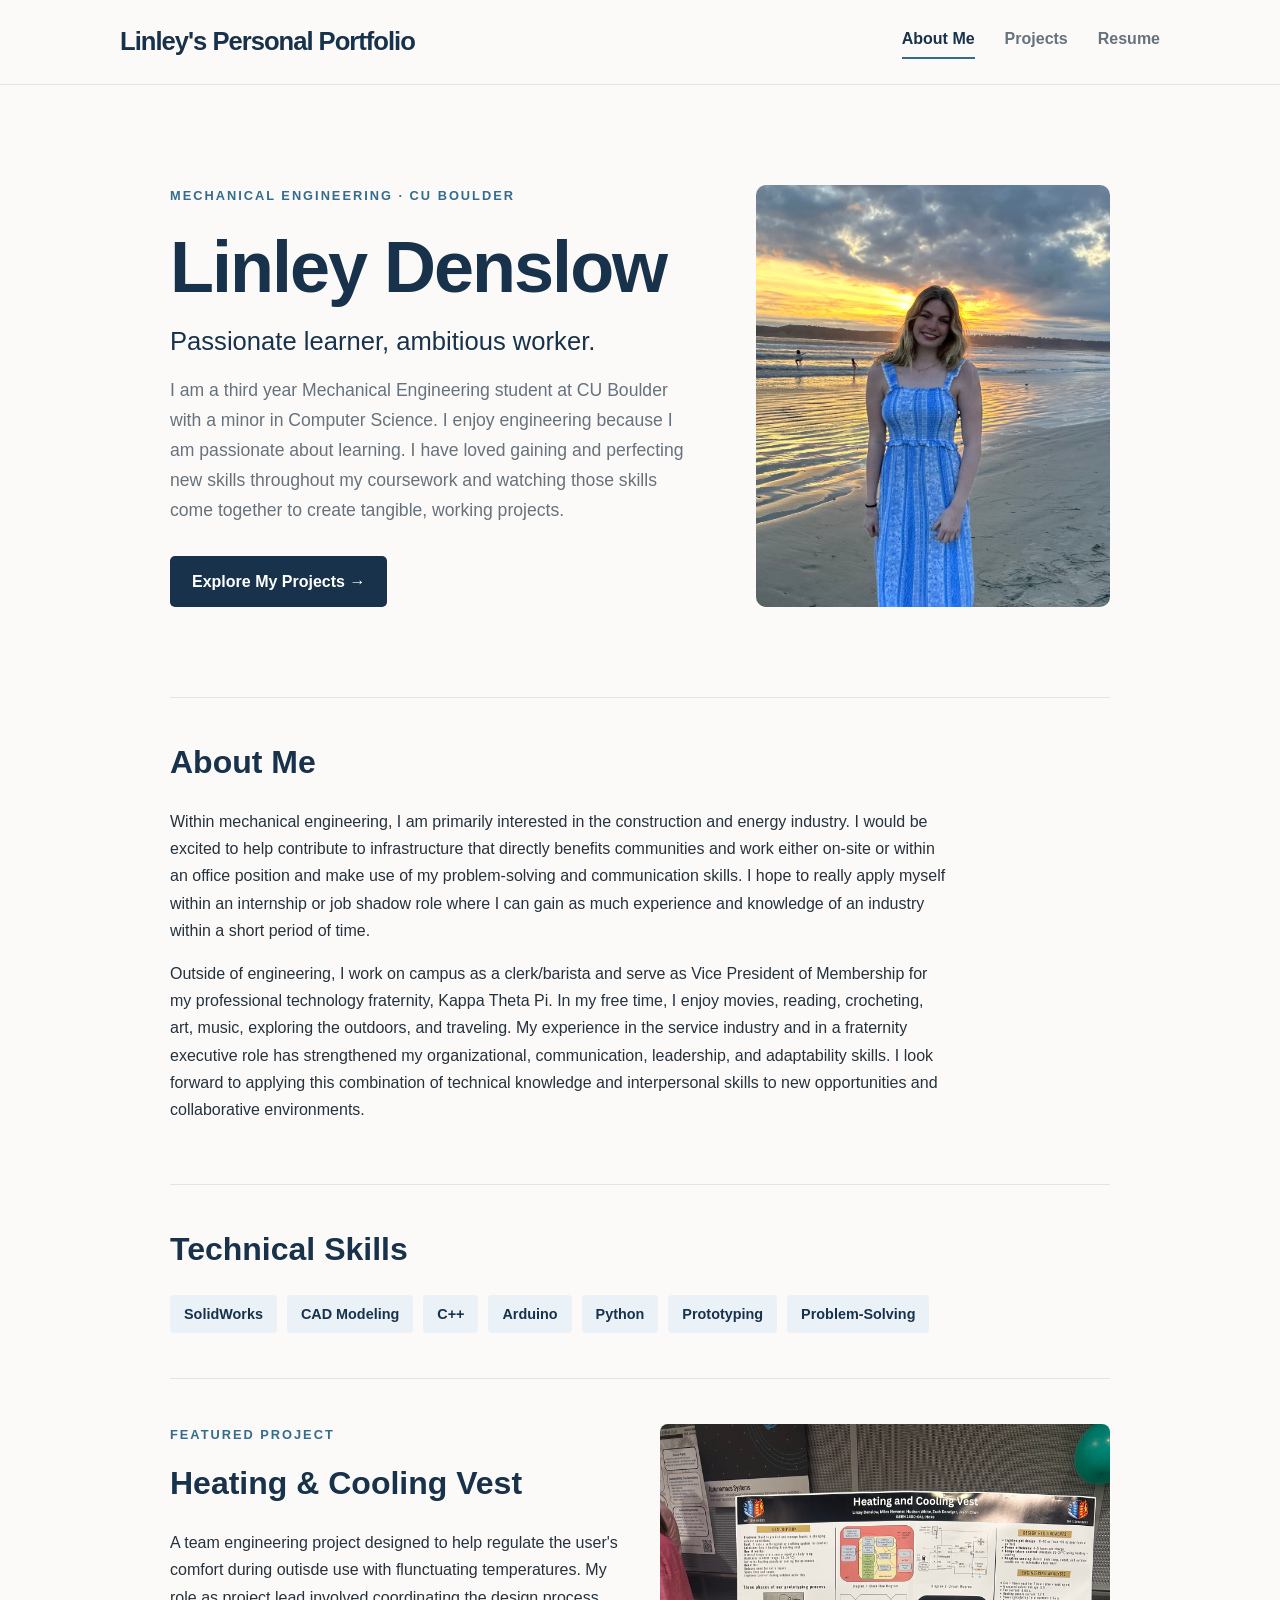
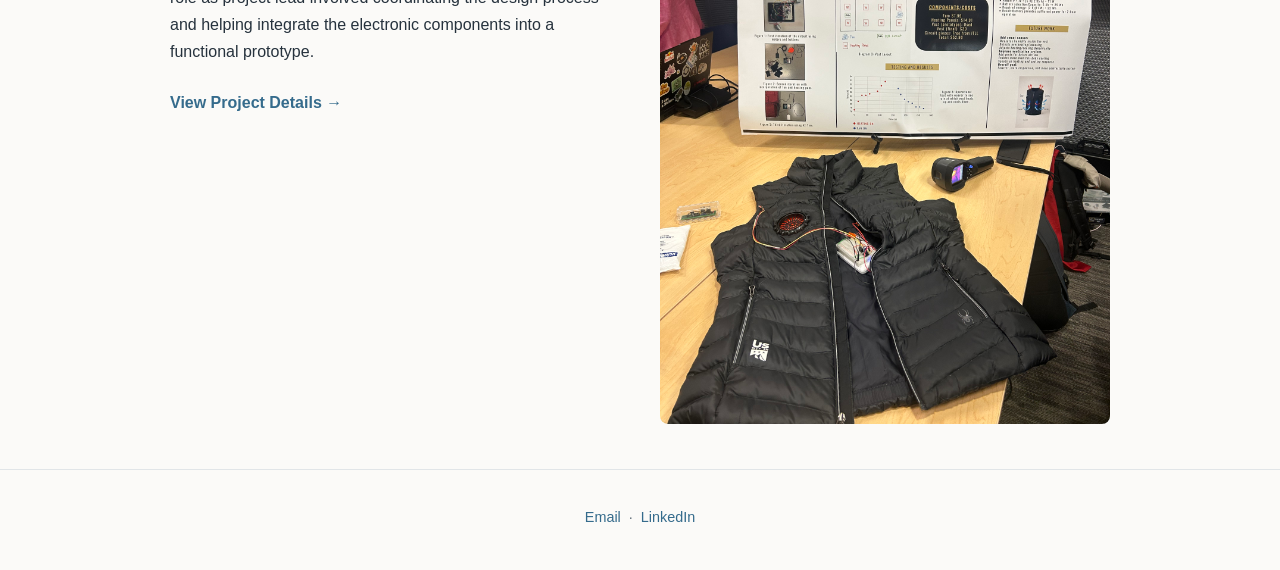
<file: index.html>
<!DOCTYPE html>
<html lang="en">
<head>
    <meta charset="UTF-8">
    <meta name="viewport" content="width=device-width, initial-scale=1.0">
    <title>Linley Denslow | Engineering Portfolio</title>
    <link rel="stylesheet" href="style.css">
</head>

<body>

    <header>
        <nav class="navbar">
            <a href="index.html" class="logo">Linley's Personal Portfolio</a>

            <div class="nav-links">
                <a href="index.html" class="active">About Me</a>
                <a href="projects.html">Projects</a>
                <a href="resume.html">Resume</a>
            </div>
        </nav>
    </header>

    <main>
        <section class="hero">

            <div class="hero-content">

                <p class="eyebrow">MECHANICAL ENGINEERING · CU BOULDER</p>

                <h1>Linley Denslow</h1>

                <h2>Passionate learner, ambitious worker.</h2>

                <p class="hero-text">
                    I am a third year Mechanical Engineering student at CU Boulder
                    with a minor in Computer Science. I enjoy engineering because
                    I am passionate about learning. I have loved gaining and
                    perfecting new skills throughout my coursework and watching
                    those skills come together to create tangible, working projects.
                </p>

                <a href="projects.html" class="button">Explore My Projects →</a>

            </div>

            <div class="hero-photo">
                <img src="images/linley.jpg" alt="Portrait of Linley Denslow">
            </div>
            
        </section>

        <section class="section">
            <h2>About Me</h2>

            <p>
                Within mechanical engineering, I am primarily interested in the construction and energy industry. 
                I would be excited to help contribute to infrastructure that directly benefits communities and 
                work either on-site or within an office position and make use of my problem-solving and 
                communication skills. I hope to really apply myself within an internship or job shadow role 
                where I can gain as much experience and knowledge of an industry within a short period of time.
            </p>

            <p>
                Outside of engineering, I work on campus as a clerk/barista and serve as Vice President of Membership 
                for my professional technology fraternity, Kappa Theta Pi. In my free time, I enjoy movies,
                reading, crocheting, art, music, exploring the outdoors, and traveling. My experience in the service 
                industry and in a fraternity executive role has strengthened my organizational, communication, 
                leadership, and adaptability skills. I look forward to applying this combination of technical 
                knowledge and interpersonal skills to new opportunities and collaborative environments.
            </p>
        </section>

        <section class="section">
            <h2>Technical Skills</h2>

            <div class="skills">
                <span>SolidWorks</span>
                <span>CAD Modeling</span>
                <span>C++</span>
                <span>Arduino</span>
                <span>Python</span>
                <span>Prototyping</span>

                <span>Problem-Solving</span>
            </div>
        </section>

        <section class="section featured">
            <div>
                <p class="eyebrow">FEATURED PROJECT</p>
                <h2>Heating & Cooling Vest</h2>

                <p>
                    A team engineering project designed to help regulate the user's comfort 
                    during outisde use with flunctuating temperatures.
                    My role as project lead involved coordinating the
                    design process and helping integrate the electronic
                    components into a functional prototype.
                </p>

                <a href="projects.html" class="text-link">
                    View Project Details →
                </a>
            </div>

            <img
                src="images/vest-prototype.jpg"
                alt="Prototype of the heating and cooling vest"
                class="featured-image"
            >
        </section>
    </main>

    <footer>
        <p>
            <a href="mailto:linley.denslow@colorado.edu">Email</a>
            &nbsp;·&nbsp;
            <a href="www.linkedin.com/in/linley-denslow" target="_blank"
               rel="noopener noreferrer">LinkedIn</a>
        </p>
    </footer>

</body>
</html>
</file>
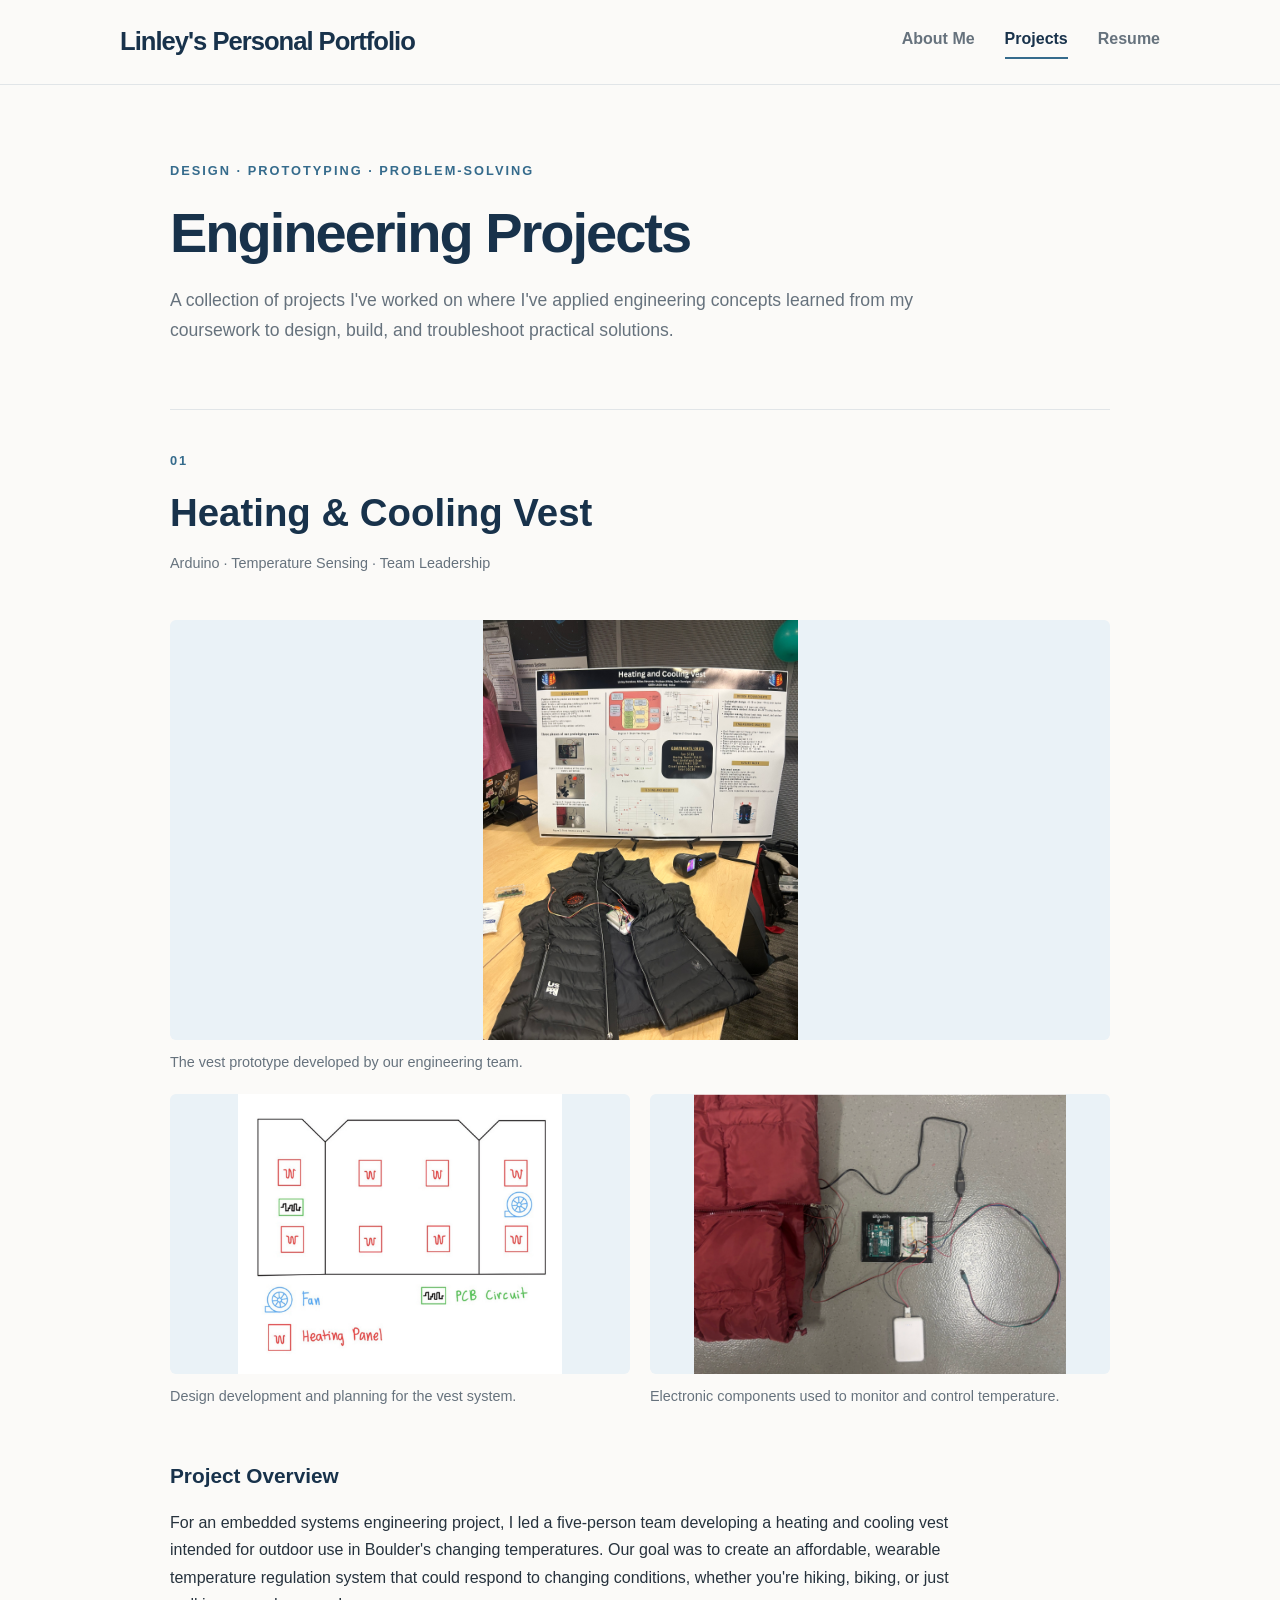
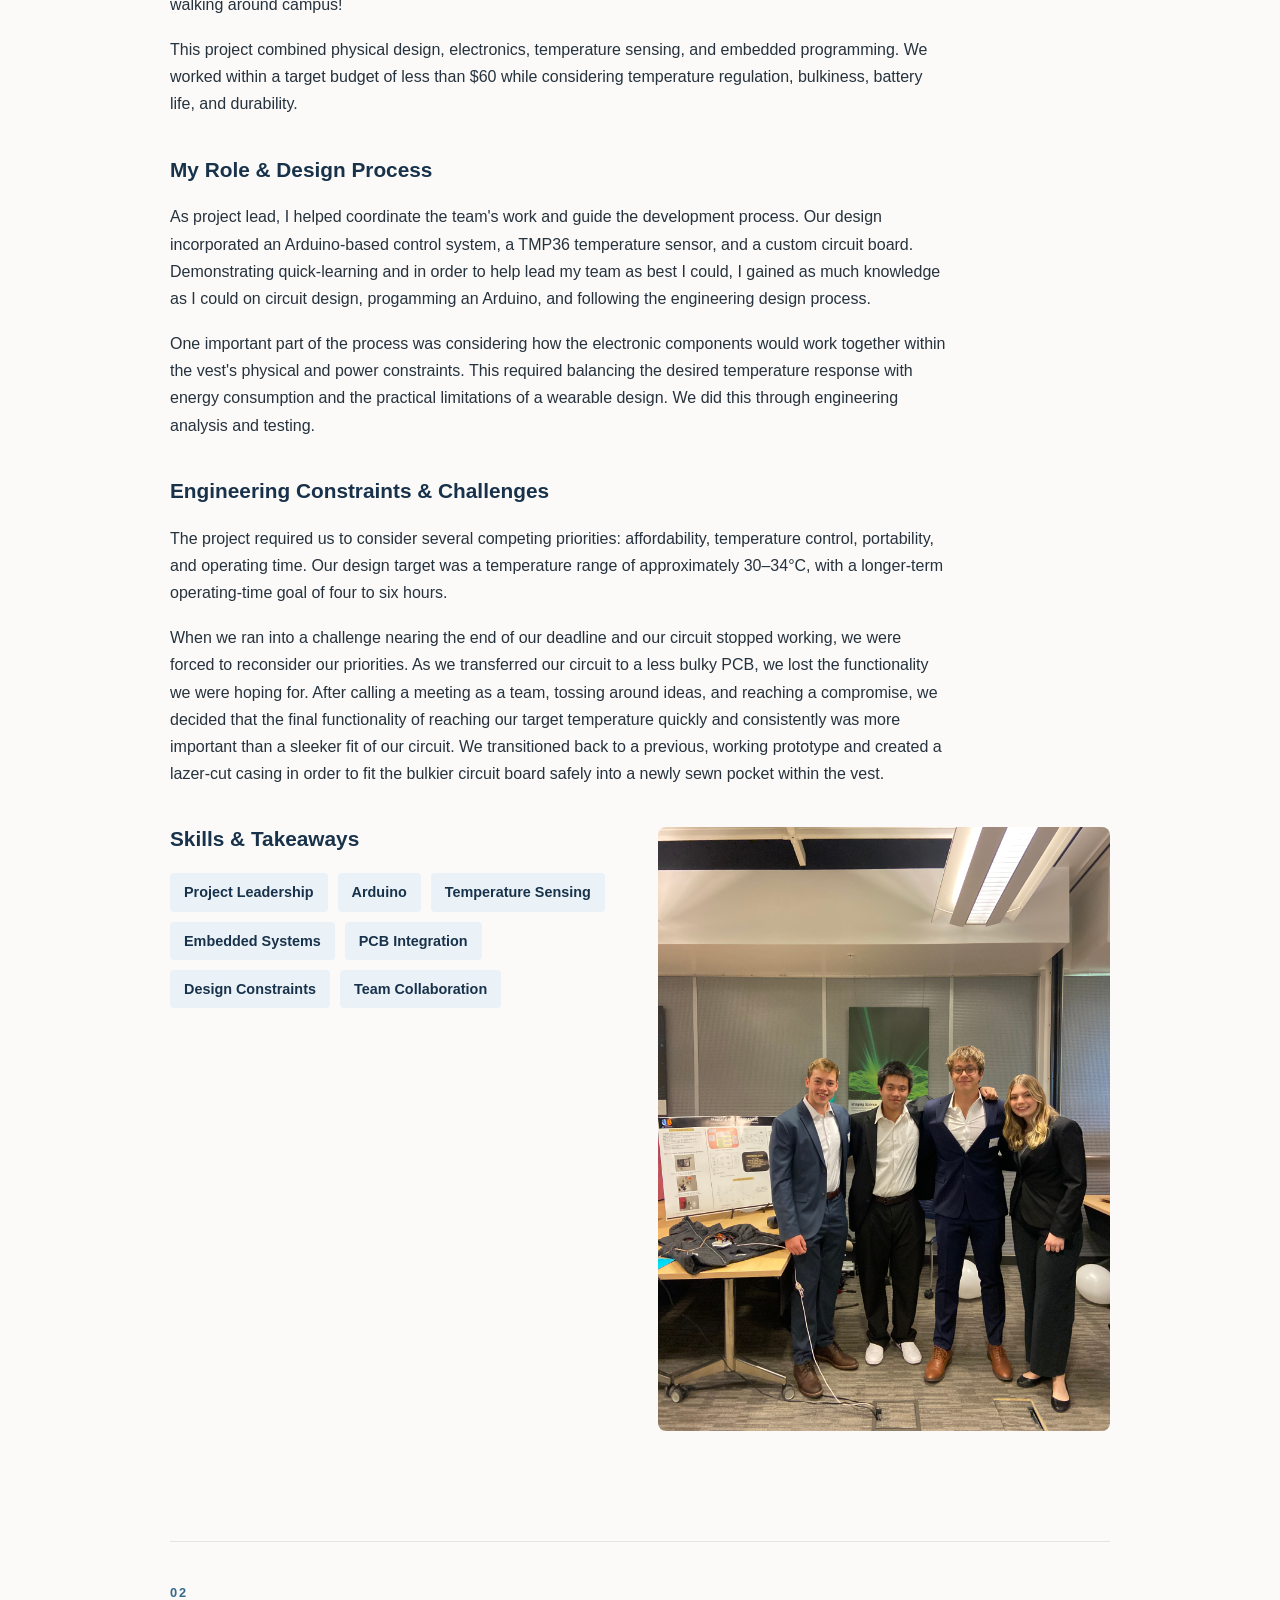
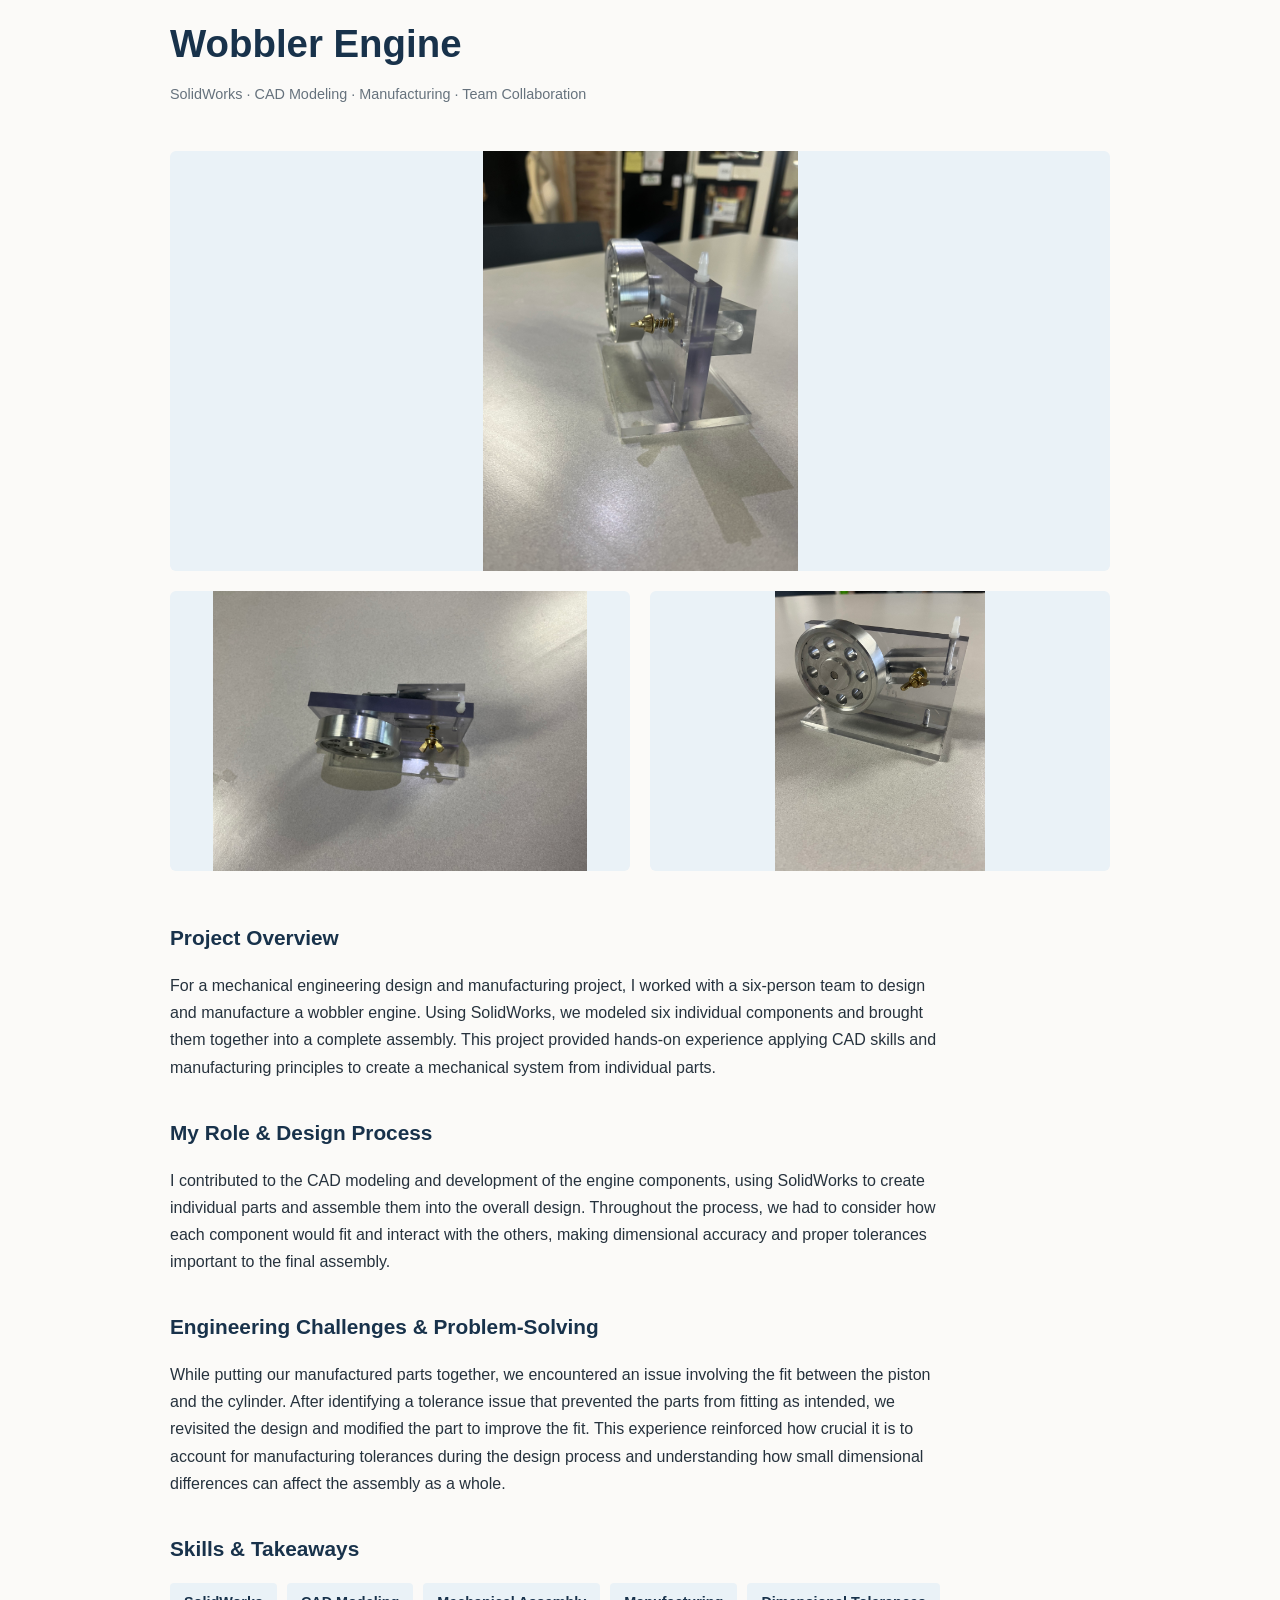
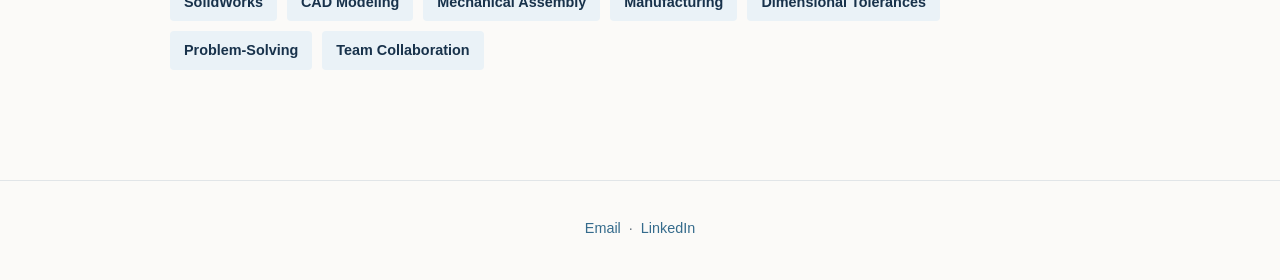
<file: projects.html>
<!DOCTYPE html>
<html lang="en">
<head>
    <meta charset="UTF-8">
    <meta name="viewport" content="width=device-width, initial-scale=1.0">
    <title>Projects | Linley Denslow</title>
    <link rel="stylesheet" href="style.css">
</head>

<body>

    <header>
        <nav class="navbar">
            <a href="index.html" class="logo">Linley's Personal Portfolio</a>

            <div class="nav-links">
                <a href="index.html">About Me</a>
                <a href="projects.html" class="active">Projects</a>
                <a href="resume.html">Resume</a>
            </div>
        </nav>
    </header>

    <main>
        <section class="page-heading">
            <p class="eyebrow">DESIGN · PROTOTYPING · PROBLEM-SOLVING</p>
            <h1>Engineering Projects</h1>

            <p>
                A collection of projects I've worked on where I've applied engineering
                concepts learned from my coursework to design, build, and troubleshoot practical
                solutions.
            </p>
        </section>

        <article class="project">

            <div class="project-heading">
                <div>
                    <p class="eyebrow">01</p>
                    <h2>Heating & Cooling Vest</h2>
                </div>

                <p class="project-meta">
                    Arduino · Temperature Sensing · Team Leadership
                </p>
            </div>

            <div class="project-gallery">

                <figure class="gallery-large">
                    <img
                        src="images/vest-prototype.jpg"
                        alt="The assembled heating and cooling vest prototype"
                    >
                    <figcaption>
                        The vest prototype developed by our engineering team.
                    </figcaption>
                </figure>

                <figure>
                    <img
                        src="images/vest-diagram.jpg"
                        alt="CAD model or design concept for the vest"
                    >
                    <figcaption>
                        Design development and planning for the vest system.
                    </figcaption>
                </figure>

                <figure>
                    <img
                        src="images/vest-components.jpg"
                        alt="Arduino, temperature sensor, and control electronics"
                    >
                    <figcaption>
                        Electronic components used to monitor and control temperature.
                    </figcaption>
                </figure>

            </div>

            <section class="project-section">
                <h3>Project Overview</h3>

                <p>
                    For an embedded systems engineering project, I led a
                    five-person team developing a heating and cooling vest
                    intended for outdoor use in Boulder's changing
                    temperatures. Our goal was to create an affordable,
                    wearable temperature regulation system that could
                    respond to changing conditions, whether you're hiking, biking, 
                    or just walking around campus!
                </p>

                <p>
                    This project combined physical design, electronics,
                    temperature sensing, and embedded programming. We
                    worked within a target budget of less than $60 while
                    considering temperature regulation, bulkiness,
                    battery life, and durability.
                </p>
            </section>

            <section class="project-section">
                <h3>My Role & Design Process</h3>

                <p>
                    As project lead, I helped coordinate the team's work
                    and guide the development process. Our design
                    incorporated an Arduino-based control system, a TMP36
                    temperature sensor, and a custom circuit board. Demonstrating 
                    quick-learning and in order to help lead my team as best I could,
                    I gained as much knowledge as I could on circuit design, progamming an
                    Arduino, and following the engineering design process.  
                </p>

                <p>
                    One important part of the process was considering
                    how the electronic components would work together
                    within the vest's physical and power constraints.
                    This required balancing the desired temperature
                    response with energy consumption and the practical
                    limitations of a wearable design. We did this through engineering 
                    analysis and testing.
                </p>
            </section>

            <section class="project-section">
                <h3>Engineering Constraints & Challenges</h3>

                <p>
                    The project required us to consider several
                    competing priorities: affordability,
                    temperature control, portability, and operating
                    time. Our design target was a temperature range
                    of approximately 30–34°C, with a longer-term
                    operating-time goal of four to six hours.
                </p>

                <p>
                    When we ran into a challenge nearing the end of our deadline and 
                    our circuit stopped working, we were forced to reconsider our priorities. As we transferred
                    our circuit to a less bulky PCB, we lost the functionality we were hoping for. After calling a
                    meeting as a team, tossing around ideas, and reaching a compromise, we decided that the final 
                    functionality of reaching our target temperature quickly and consistently was more important 
                    than a sleeker fit of our circuit. We transitioned back to a previous, working prototype and 
                    created a lazer-cut casing in order to fit the bulkier circuit board safely into a newly sewn 
                    pocket within the vest. 
                </p>
            </section>

        <div class="skills-takeaways">

            <section class="project-section">
                <h3>Skills & Takeaways</h3>

                <div class="skills">
                    <span>Project Leadership</span>
                    <span>Arduino</span>
                    <span>Temperature Sensing</span>
                    <span>Embedded Systems</span>
                    <span>PCB Integration</span>
                    <span>Design Constraints</span>
                    <span>Team Collaboration</span>
                </div>
            </section>

            <div class="team-photo">
                <img
                    src="images/group-pic.jpg"
                    alt="My team and me with our heating and cooling vest project"
                >
            </div>

        </div>

        </article>

    
        <!-- PROJECT 02: WOBBLER ENGINE -->

        <article class="project">

            <div class="project-heading">
                <div>
                    <p class="eyebrow">02</p>
                    <h2>Wobbler Engine</h2>
                </div>

                <p class="project-meta">
                    SolidWorks · CAD Modeling · Manufacturing · Team Collaboration
                </p>
            </div>

            <div class="project-gallery">

                <figure class="gallery-large">
                    <img
                        src="images/wobbler-engine.jpg"
                        alt="Completed wobbler engine assembly"
                    >
                </figure>

                <figure>
                    <img
                        src="images/wobbler-cad.jpg"
                        alt="SolidWorks CAD model of the wobbler engine"
                    >
                </figure>

                <figure>
                    <img
                        src="images/wobbler-parts.jpg"
                        alt="Individual manufactured wobbler engine components"
                    >
                </figure>

            </div>

            <section class="project-section">
                <h3>Project Overview</h3>

                <p>
                    For a mechanical engineering design and manufacturing
                    project, I worked with a six-person team to design and
                    manufacture a wobbler engine. Using SolidWorks, we
                    modeled six individual components and brought them
                    together into a complete assembly. This project
                    provided hands-on experience applying CAD skills
                    and manufacturing principles to create a mechanical
                    system from individual parts.
                </p>
            </section>

            <section class="project-section">
                <h3>My Role & Design Process</h3>

                <p>
                    I contributed to the CAD modeling and development
                    of the engine components, using SolidWorks to create
                    individual parts and assemble them into the overall
                    design. Throughout the process, we had to consider
                    how each component would fit and interact with the
                    others, making dimensional accuracy and proper
                    tolerances important to the final assembly.
                </p>
            </section>

            <section class="project-section">
                <h3>Engineering Challenges & Problem-Solving</h3>

                <p>
                    While putting our manufactured parts together, we encountered an issue involving 
                    the fit between the piston and the cylinder. After
                    identifying a tolerance issue that prevented the
                    parts from fitting as intended, we revisited the
                    design and modified the part to improve the fit.
                    This experience reinforced how crucial it is to
                    account for manufacturing tolerances during
                    the design process and understanding how small
                    dimensional differences can affect the assembly as a whole.
                </p>
            </section>

            <section class="project-section">
                <h3>Skills & Takeaways</h3>

                <div class="skills">
                    <span>SolidWorks</span>
                    <span>CAD Modeling</span>
                    <span>Mechanical Assembly</span>
                    <span>Manufacturing</span>
                    <span>Dimensional Tolerances</span>
                    <span>Problem-Solving</span>
                    <span>Team Collaboration</span>
                </div>
            </section>

        </article>
 

    </main>

    <footer>
        <p>
            <a href="mailto:linley.denslow@colorado.edu">Email</a>
            &nbsp;·&nbsp;
            <a href="https://www.linkedin.com/in/linley-denslow" target="_blank"
               rel="noopener noreferrer">LinkedIn</a>
        </p>
    </footer>

</body>
</html>
</file>
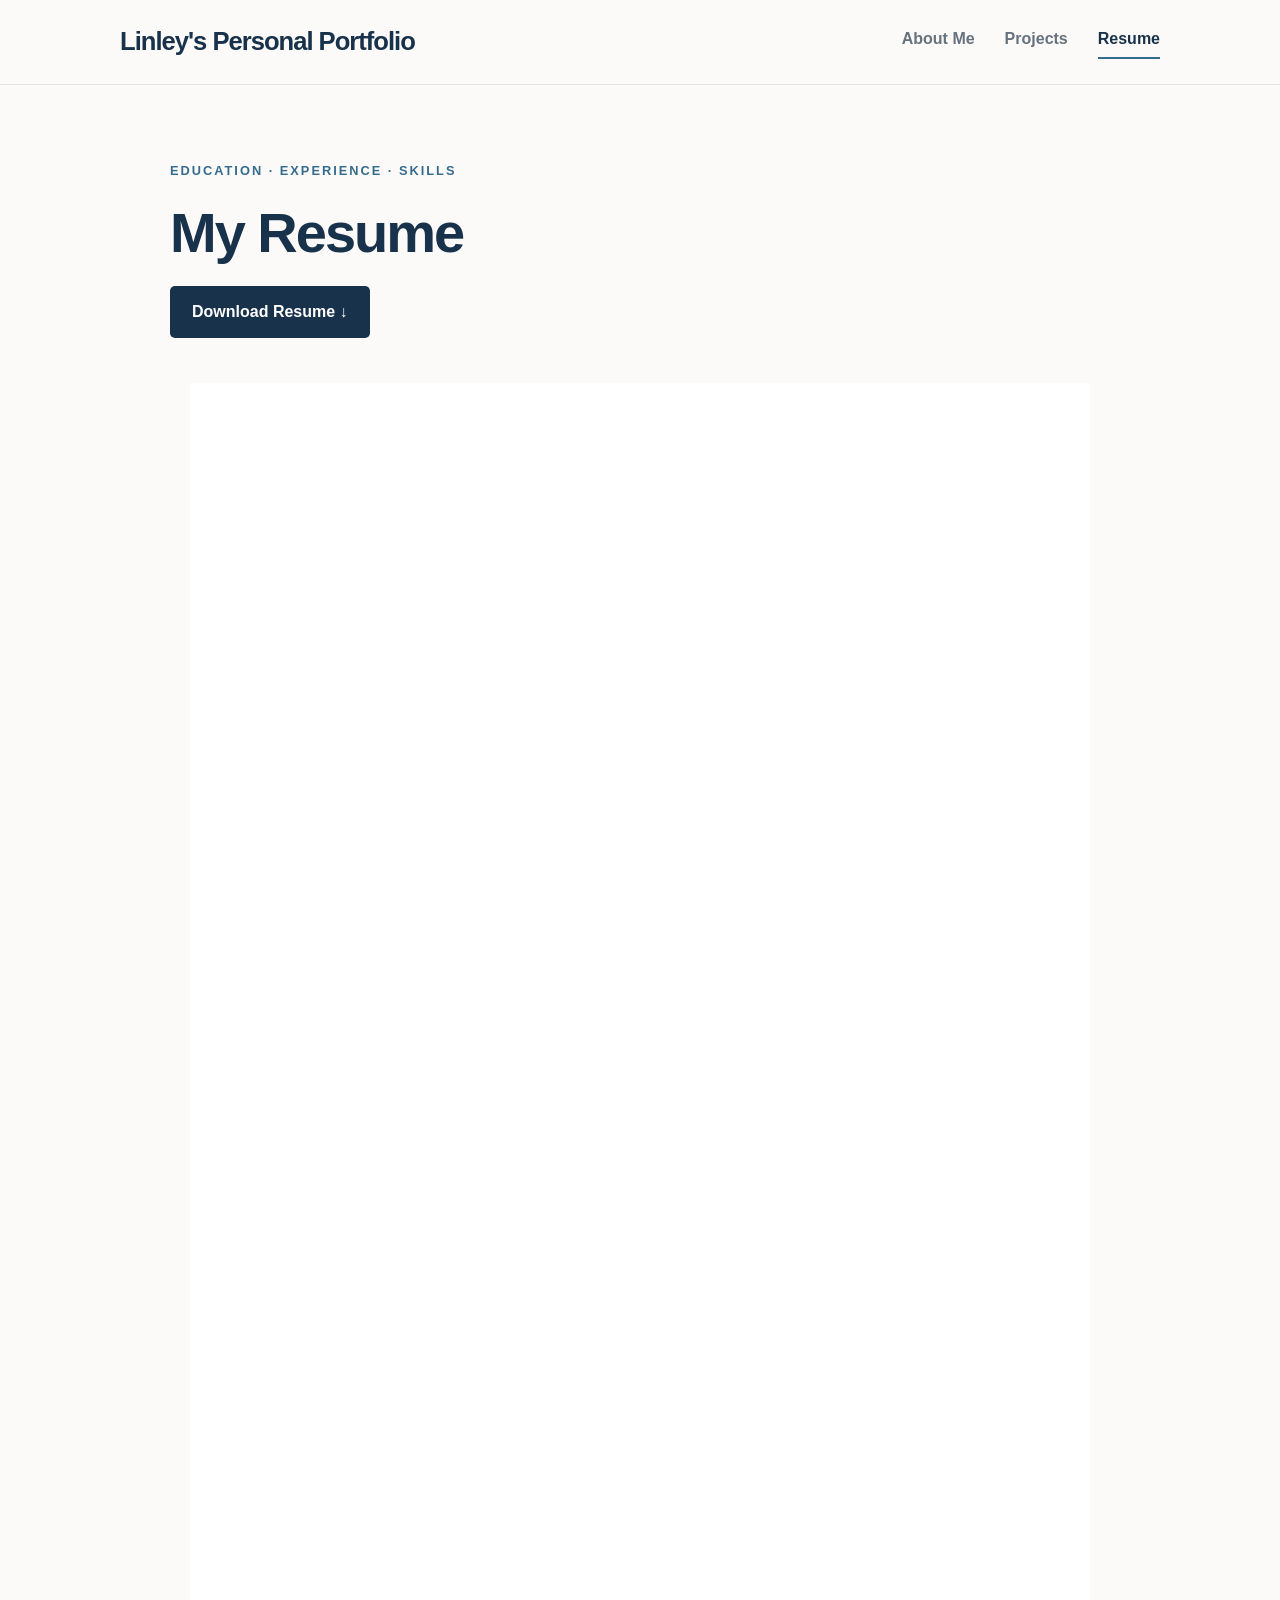
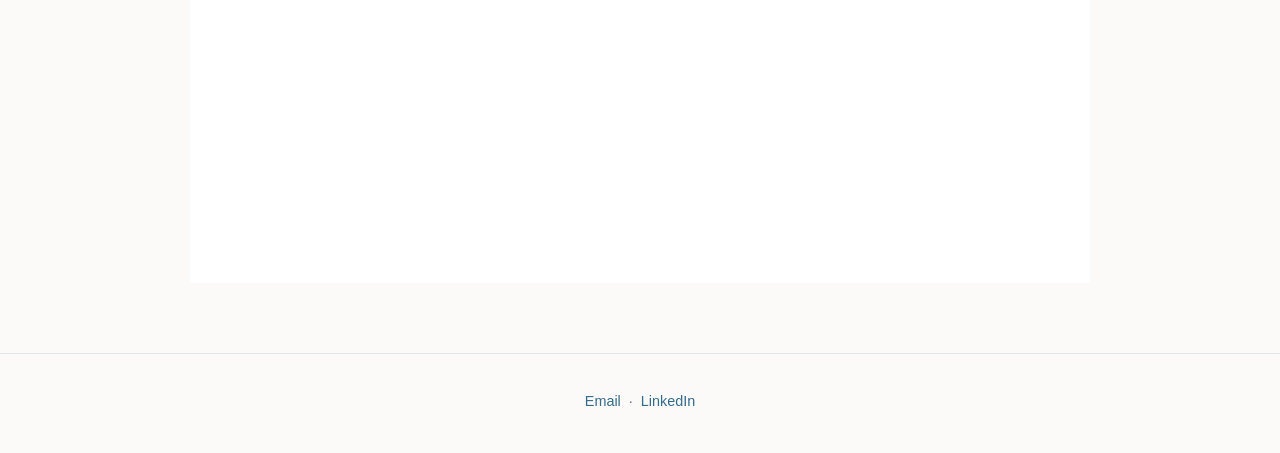
<file: resume.html>
<!DOCTYPE html>
<html lang="en">
<head>
    <meta charset="UTF-8">
    <meta name="viewport" content="width=device-width, initial-scale=1.0">
    <title>Resume | Linley Denslow</title>
    <link rel="stylesheet" href="style.css">
</head>

<body>

    <header>
        <nav class="navbar">
            <a href="index.html" class="logo">Linley's Personal Portfolio</a>

            <div class="nav-links">
                <a href="index.html">About Me</a>
                <a href="projects.html">Projects</a>
                <a href="resume.html" class="active">Resume</a>
            </div>
        </nav>
    </header>

    <main>

        <section class="page-heading">
            <p class="eyebrow">EDUCATION · EXPERIENCE · SKILLS</p>
            <h1>My Resume</h1>

            <a href="files/Linley-Denslow-Resume.pdf"
               class="button"
               download>
                Download Resume ↓
            </a>
        </section>


        <section class="resume-container">

            <iframe
                src="files/Linley-Denslow-Resume.pdf#view=FitH"
                title="Linley Denslow Resume"
                class="resume-viewer">
            </iframe>

        </section>


    </main>

    <footer>
        <p>
            <a href="mailto:linley.denslow@colorado.edu">Email</a>
            &nbsp;·&nbsp;
            <a href="https://www.linkedin.com/in/linley-denslow"
               target="_blank"
               rel="noopener noreferrer">LinkedIn</a>
        </p>
    </footer>

</body>
</html>
</file>
<file: style.css>
/* ------------------------------
   1. General page styling
------------------------------ */

* {
    box-sizing: border-box;
}

:root {
    --navy: #18324b;
    --blue: #356b8c;
    --light-blue: #eaf2f7;
    --background: #fbfaf8;
    --text: #26323d;
    --muted: #66727d;
    --border: #e1e5e8;
}

html {
    scroll-behavior: smooth;
}

body {
    margin: 0;
    font-family: Arial, Helvetica, sans-serif;
    background: var(--background);
    color: var(--text);
    line-height: 1.7;
}

h1, h2, h3, p {
    margin-top: 0;
}

h1, h2, h3 {
    color: var(--navy);
    line-height: 1.2;
}

h1 {
    font-size: clamp(2.5rem, 6vw, 4.5rem);
    letter-spacing: -2px;
}

h2 {
    font-size: 2rem;
}

h3 {
    font-size: 1.3rem;
}

a {
    color: var(--blue);
    text-decoration: none;
}

a:hover {
    color: var(--navy);
}


/* ------------------------------
   2. Navigation bar
------------------------------ */

header {
    border-bottom: 1px solid var(--border);
    background: var(--background);
}

.navbar {
    max-width: 1100px;
    margin: 0 auto;
    padding: 20px 30px;
    display: flex;
    align-items: center;
    justify-content: space-between;
}

.logo {
    font-size: 1.6rem;
    font-weight: bold;
    color: var(--navy);
    letter-spacing: -1px;
}

.nav-links {
    display: flex;
    gap: 30px;
}

.nav-links a {
    color: var(--muted);
    font-weight: 600;
    padding-bottom: 5px;
}

.nav-links a:hover,
.nav-links a.active {
    color: var(--navy);
    border-bottom: 2px solid var(--blue);
}


/* ------------------------------
   3. Main layout
------------------------------ */

main {
    max-width: 1000px;
    margin: 0 auto;
    padding: 0 30px;
}

.hero {
    padding: 100px 0 90px;
    display: grid;
    grid-template-columns: 1.5fr 1fr;
    gap: 55px;
    align-items: stretch;
}

.hero-content {
    display: flex;
    flex-direction: column;
    align-items: flex-start;
    justify-content: space-between;
}

.hero-photo {
    width: 100%;
    min-height: 380px;
    overflow: hidden;
    border-radius: 10px;
}

.hero-photo img {
    width: 100%;
    height: 100%;
    display: block;
    object-fit: cover;
    object-position: center;
}

.eyebrow {
    color: var(--blue);
    font-size: 0.8rem;
    font-weight: bold;
    letter-spacing: 2px;
    text-transform: uppercase;
    margin-bottom: 18px;
}

.hero h1 {
    margin-bottom: 15px;
}

.hero h2 {
    font-size: 1.6rem;
    font-weight: 500;
    margin-bottom: 20px;
}

.hero-text {
    font-size: 1.1rem;
    color: var(--muted);
    max-width: 680px;
    margin-bottom: 30px;
}


/* ------------------------------
   4. Buttons and links
------------------------------ */

.button {
    display: inline-block;
    background: var(--navy);
    color: white;
    padding: 12px 22px;
    border-radius: 5px;
    font-weight: bold;
    transition: background 0.2s ease;
}

.button:hover {
    background: var(--blue);
    color: white;
}

.text-link {
    display: inline-block;
    font-weight: bold;
    margin-top: 8px;
}


/* ------------------------------
   5. Homepage sections
------------------------------ */

.section {
    padding: 45px 0;
    border-top: 1px solid var(--border);
}

.section p {
    max-width: 780px;
}

.skills {
    display: flex;
    flex-wrap: wrap;
    gap: 10px;
    margin-top: 20px;
}

.skills span {
    display: inline-block;
    background: var(--light-blue);
    color: var(--navy);
    padding: 7px 14px;
    border-radius: 4px;
    font-size: 0.9rem;
    font-weight: 600;
}

.featured {
    display: grid;
    grid-template-columns: 1fr 1fr;
    gap: 40px;
    align-items: stretch;
}

.featured-image {
    width: 100%;
    height: 100%;
    object-fit: contain;
    border-radius: 8px;
    background: var(--light-blue);
}


/* ------------------------------
   6. Projects page heading
------------------------------ */

.page-heading {
    padding: 75px 0 45px;
    max-width: 750px;
}

.page-heading h1 {
    font-size: clamp(2.5rem, 5vw, 3.5rem);
    margin-bottom: 20px;
}

.page-heading > p:last-child {
    color: var(--muted);
    font-size: 1.1rem;
}


/* ------------------------------
   7. Project content
------------------------------ */

.project {
    border-top: 1px solid var(--border);
    padding: 40px 0 70px;
}

.project-heading {
    display: flex;
    flex-direction: column;
    gap: 5px;
    margin-bottom: 30px;
}

.project-heading h2 {
    font-size: 2.4rem;
    margin-bottom: 10px;
}

.project-meta {
    color: var(--muted);
    font-size: 0.9rem;
}

.project-gallery {
    display: grid;
    grid-template-columns: 1fr 1fr;
    gap: 20px;
    margin-bottom: 55px;
}

.project-gallery figure {
    margin: 0;
}

.project-gallery .gallery-large {
    grid-column: 1 / -1;
}

.project-gallery img {
    display: block;
    width: 100%;
    height: 280px;
    object-fit: contain;
    border-radius: 6px;
    background: var(--light-blue);
}

.project-gallery .gallery-large img {
    height: 420px;
}

.project-gallery figcaption {
    font-size: 0.9rem;
    color: var(--muted);
    padding-top: 10px;
}

.project-section {
    max-width: 780px;
    margin-bottom: 40px;
}

/* Skills and Takeaways with team photo */

.skills-takeaways {
    display: grid;
    grid-template-columns: 1fr 1fr;
    gap: 35px;
    align-items: start;
    margin-bottom: 40px;
}

.skills-takeaways .project-section {
    max-width: none;
    margin-bottom: 0;
}

.team-photo {
    width: 100%;
}

.team-photo img {
    display: block;
    width: 100%;
    height: auto;
    border-radius: 8px;
}

.project-section p {
    margin-bottom: 18px;
}

.project-note {
    border-left: 3px solid var(--blue);
    padding: 15px 20px;
    background: var(--light-blue);
    font-size: 0.9rem;
}


/* ------------------------------
   8. Footer
------------------------------ */

footer {
    border-top: 1px solid var(--border);
    text-align: center;
    padding: 35px 20px;
    color: var(--muted);
    font-size: 0.9rem;
}

footer p {
    margin-bottom: 5px;
}

/* ------------------------------
   9. Mobile responsiveness
------------------------------ */

@media (max-width: 650px) {

    .navbar {
        padding: 18px 20px;
    }

    .nav-links {
        gap: 18px;
    }

    main {
        padding: 0 20px;
    }

    .hero {
        padding: 65px 0;
        grid-template-columns: 1fr;
        gap: 35px;
    }

    .hero-content {
        gap: 15px;
    }

    .hero-photo {
        height: 350px;
        min-height: 0;
    }

    .hero-photo img {
        object-fit: cover;
    }

    .section {
        padding: 35px 0;
    }

    .featured {
        grid-template-columns: 1fr;
        gap: 25px;
    }

    .featured-image {
        height: 250px;
    }

    .project-gallery {
        grid-template-columns: 1fr;
    }

    .project-gallery .gallery-large {
        grid-column: auto;
    }

    .project-gallery img,
    .project-gallery .gallery-large img {
        height: auto;
        max-height: 400px;
        object-fit: contain;
    }

    .project-heading h2 {
        font-size: 2rem;
    }

    .skills-takeaways {
        grid-template-columns: 1fr;
        gap: 25px;
    }
}


/* ------------------------------
   10. Resume page
------------------------------ */

.resume-container {
    width: 100%;
    max-width: 900px;
    margin: 0 auto 70px;
    background: white;
}

.resume-viewer {
    display: block;
    width: 100%;
    height: 1500px;
    border: none;
}

@media (max-width: 650px) {
    .resume-container {
        width: 100%;
    }

    .resume-viewer {
        height: 1200px;
    }
}
</file>
